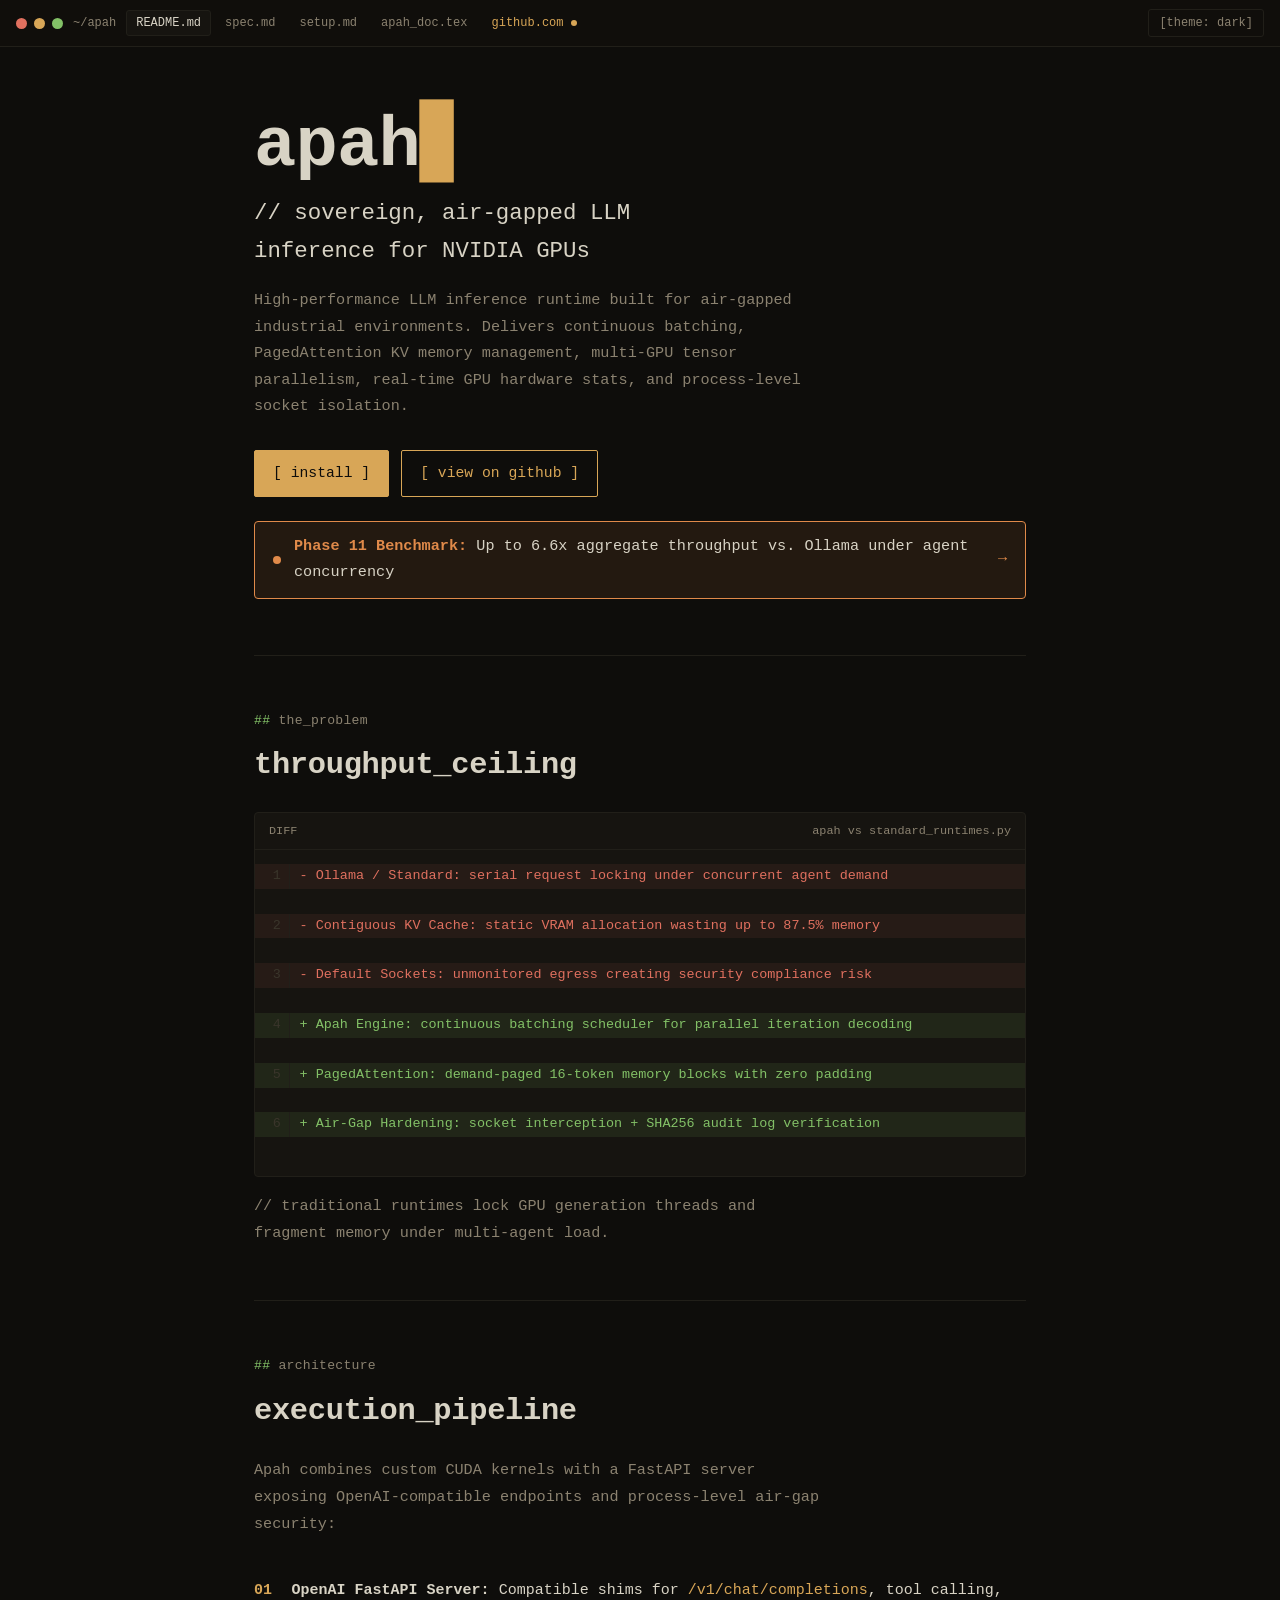
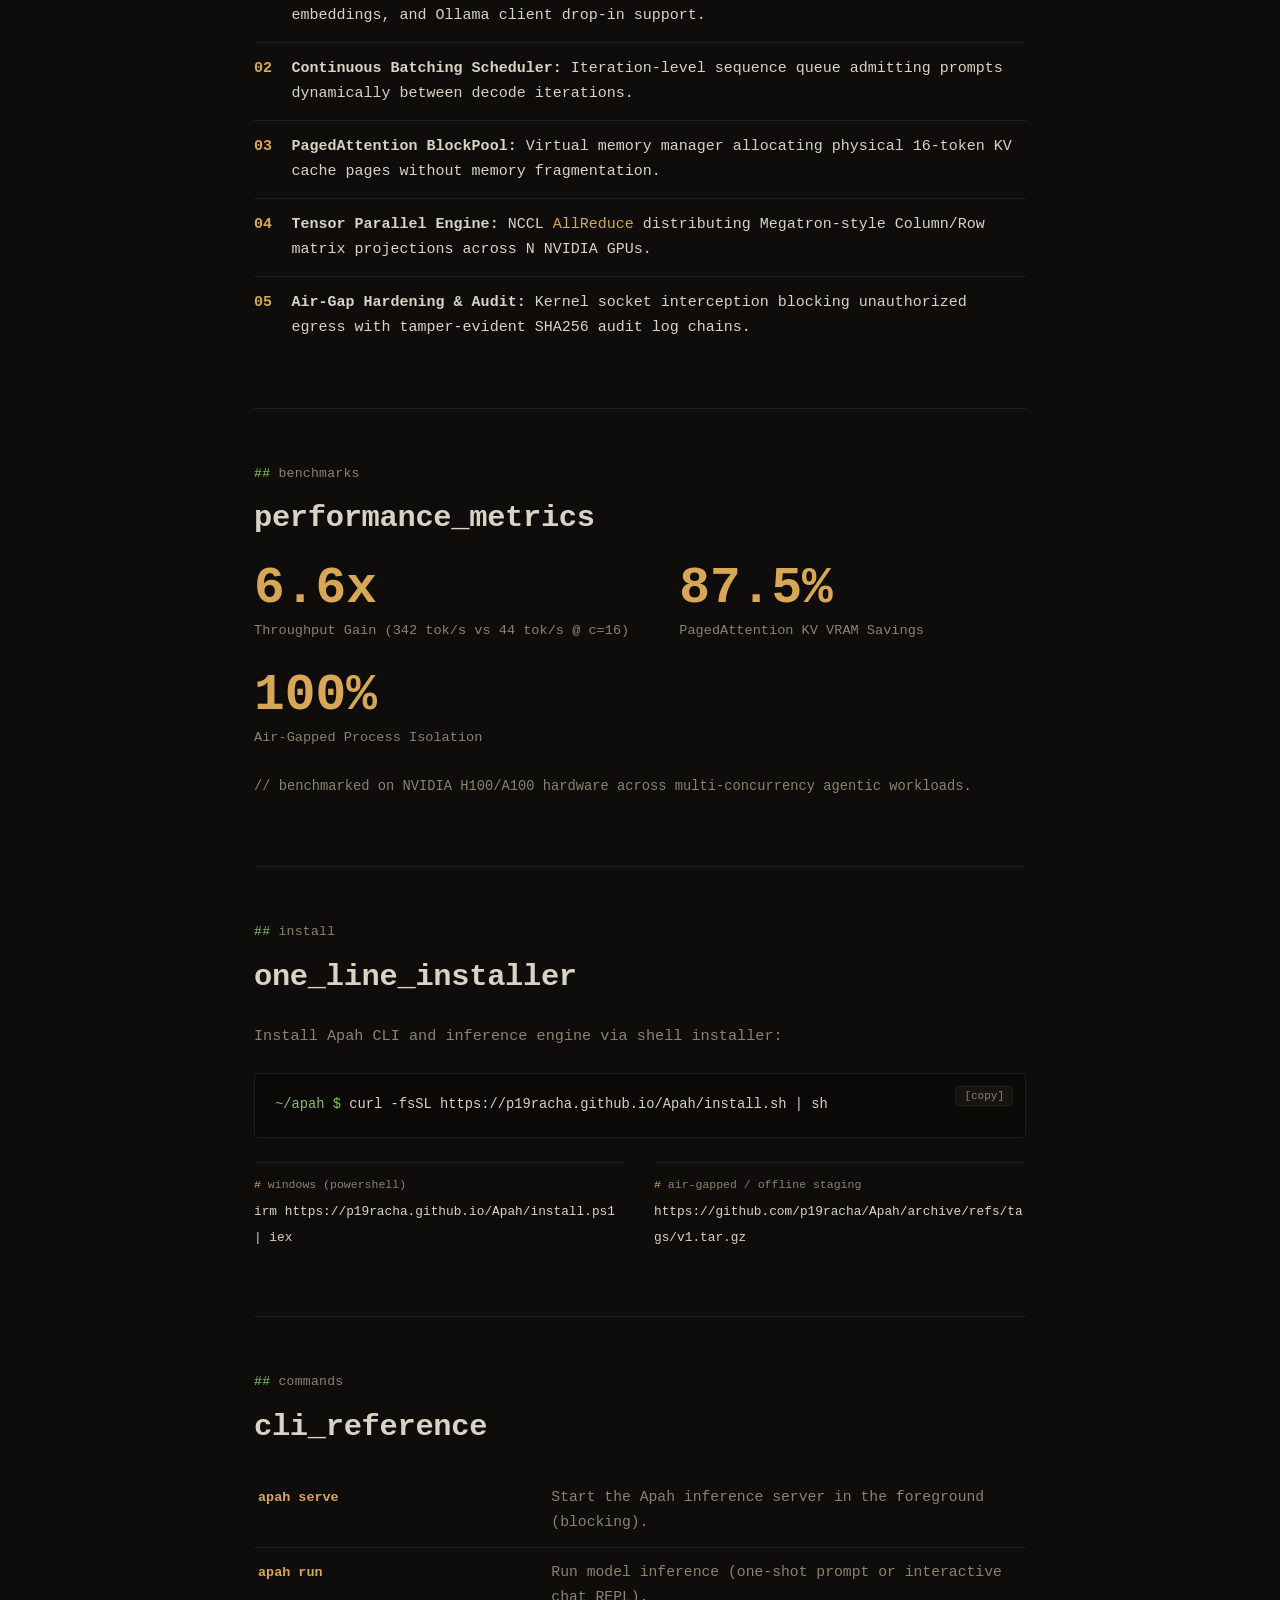
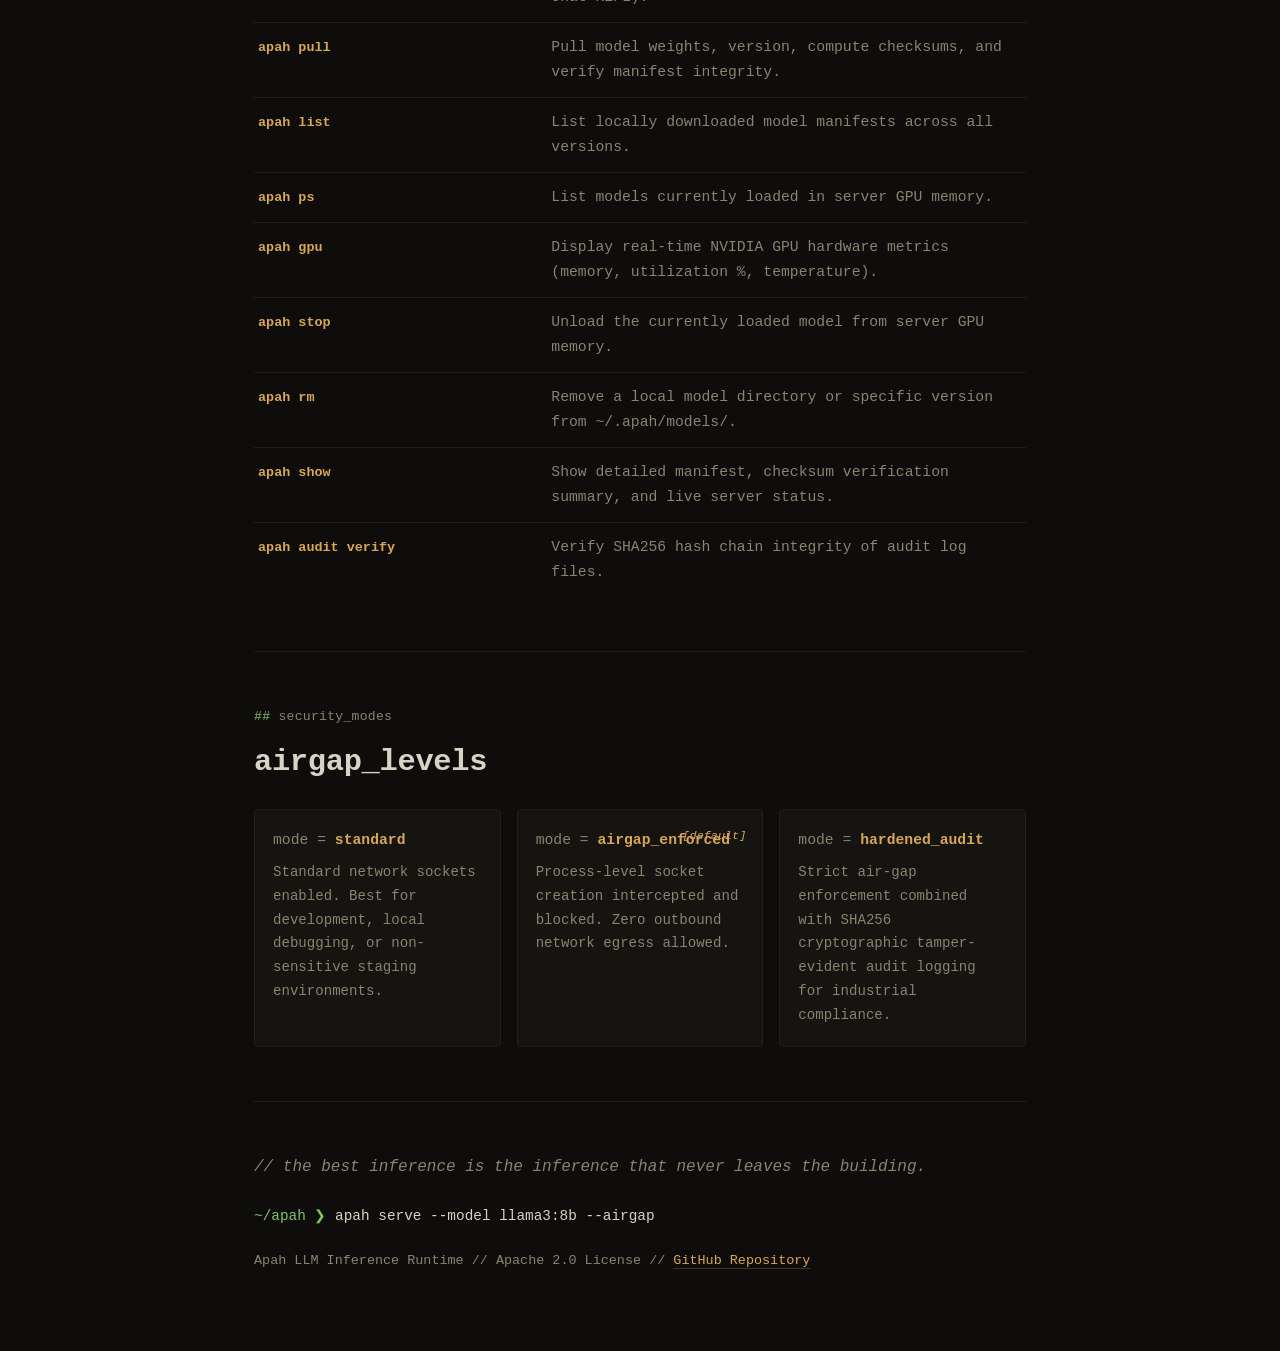
<file: docs/index.html>
<!DOCTYPE html>
<html lang="en" data-theme="dark">
<head>
  <meta charset="UTF-8">
  <meta name="viewport" content="width=device-width, initial-scale=1.0">
  <title>Apah — Sovereign LLM Inference Engine for NVIDIA GPUs</title>
  <meta name="description" content="High-throughput, 100% air-gapped LLM inference runtime built for industrial AI agent workbenches with PagedAttention and continuous batching.">
  <link rel="stylesheet" href="style.css">
  <script src="script.js" defer></script>
</head>
<body>

  <!-- Top Navigation Editor Chrome Bar -->
  <header class="chrome" aria-label="Editor Chrome Header">
    <span class="dots"><i></i><i></i><i></i></span>
    <span class="file">~/apah</span>
    <div class="tabs">
      <a class="tab on" href="index.html">README.md</a>
      <a class="tab" href="spec.html">spec.md</a>
      <a class="tab" href="setup.html">setup.md</a>
      <a class="tab" href="apah_documentation.tex" target="_blank" rel="noopener">apah_doc.tex</a>
      <a class="tab new" href="https://github.com/p19racha/Apah" target="_blank" rel="noopener">github.com</a>
    </div>
    <button id="lightbtn" class="lightbtn" aria-label="Toggle theme">[theme: dark]</button>
  </header>

  <div class="wrap">

    <!-- Hero Section -->
    <header class="hero" id="hero">
      <h1>apah<span class="cur">▋</span></h1>
      <p class="tag">// sovereign, air-gapped LLM inference for NVIDIA GPUs</p>
      <p class="sub">
        High-performance LLM inference runtime built for air-gapped industrial environments.
        Delivers continuous batching, PagedAttention KV memory management, multi-GPU tensor parallelism, real-time GPU hardware stats, and process-level socket isolation.
      </p>

      <div class="cta">
        <a href="#install" class="btn fill">install</a>
        <a href="https://github.com/p19racha/Apah" target="_blank" rel="noopener" class="btn">view on github</a>
      </div>

      <div>
        <a href="#benchmarks" class="newsflash">
          <span class="dot"></span>
          <span><b>Phase 11 Benchmark:</b> Up to 6.6x aggregate throughput vs. Ollama under agent concurrency</span>
          <span class="nf-arrow">→</span>
        </a>
      </div>
    </header>

    <main>

      <!-- Section: Problem -->
      <section id="problem">
        <p class="label">the_problem</p>
        <h2>throughput_ceiling</h2>

        <div class="diff">
          <div class="bar">
            <span>DIFF</span>
            <span>apah vs standard_runtimes.py</span>
          </div>
          <pre>
<span class="ln del">- Ollama / Standard: serial request locking under concurrent agent demand</span>
<span class="ln del">- Contiguous KV Cache: static VRAM allocation wasting up to 87.5% memory</span>
<span class="ln del">- Default Sockets: unmonitored egress creating security compliance risk</span>
<span class="ln add">+ Apah Engine: continuous batching scheduler for parallel iteration decoding</span>
<span class="ln add">+ PagedAttention: demand-paged 16-token memory blocks with zero padding</span>
<span class="ln add">+ Air-Gap Hardening: socket interception + SHA256 audit log verification</span>
</pre>
        </div>
        <p class="sub vcap">// traditional runtimes lock GPU generation threads and fragment memory under multi-agent load.</p>
      </section>

      <!-- Section: Architecture -->
      <section id="architecture">
        <p class="label">architecture</p>
        <h2>execution_pipeline</h2>

        <p class="sub" style="margin-top: 0; margin-bottom: 1.8em;">
          Apah combines custom CUDA kernels with a FastAPI server exposing OpenAI-compatible endpoints and process-level air-gap security:
        </p>

        <ol class="ladder">
          <li>
            <span><b>OpenAI FastAPI Server:</b> Compatible shims for <code>/v1/chat/completions</code>, tool calling, embeddings, and Ollama client drop-in support.</span>
          </li>
          <li>
            <span><b>Continuous Batching Scheduler:</b> Iteration-level sequence queue admitting prompts dynamically between decode iterations.</span>
          </li>
          <li>
            <span><b>PagedAttention BlockPool:</b> Virtual memory manager allocating physical 16-token KV cache pages without memory fragmentation.</span>
          </li>
          <li>
            <span><b>Tensor Parallel Engine:</b> NCCL <code>AllReduce</code> distributing Megatron-style Column/Row matrix projections across N NVIDIA GPUs.</span>
          </li>
          <li>
            <span><b>Air-Gap Hardening & Audit:</b> Kernel socket interception blocking unauthorized egress with tamper-evident SHA256 audit log chains.</span>
          </li>
        </ol>
      </section>

      <!-- Section: Benchmarks -->
      <section id="benchmarks">
        <p class="label">benchmarks</p>
        <h2>performance_metrics</h2>

        <!-- TODO: replace with real Phase 11 benchmark numbers -->
        <div class="stats">
          <div>
            <div class="n">6.6x</div>
            <div class="l">Throughput Gain (342 tok/s vs 44 tok/s @ c=16)</div>
          </div>
          <div>
            <div class="n">87.5%</div>
            <div class="l">PagedAttention KV VRAM Savings</div>
          </div>
          <div>
            <div class="n">100%</div>
            <div class="l">Air-Gapped Process Isolation</div>
          </div>
        </div>
        <p class="footnote">// benchmarked on NVIDIA H100/A100 hardware across multi-concurrency agentic workloads.</p>
      </section>

      <!-- Section: Install -->
      <section id="install">
        <p class="label">install</p>
        <h2>one_line_installer</h2>

        <p class="sub" style="margin-top: 0; margin-bottom: 1.5em;">
          Install Apah CLI and inference engine via shell installer:
        </p>

        <div class="term">
          <button class="copy-btn-inline" onclick="copyCode(this, 'cmd-sh')">[copy]</button>
          <span class="p">~/apah $</span> <span id="cmd-sh">curl -fsSL https://p19racha.github.io/Apah/install.sh | sh</span>
        </div>

        <div class="others">
          <div>
            <h3>windows (powershell)</h3>
            <code id="cmd-ps">irm https://p19racha.github.io/Apah/install.ps1 | iex</code>
          </div>
          <div>
            <h3>air-gapped / offline staging</h3>
            <code>https://github.com/p19racha/Apah/archive/refs/tags/v1.tar.gz</code>
          </div>
        </div>
      </section>

      <!-- Section: Commands -->
      <section id="commands">
        <p class="label">commands</p>
        <h2>cli_reference</h2>

        <table>
          <tbody>
            <tr>
              <td><code>apah serve</code></td>
              <td>Start the Apah inference server in the foreground (blocking).</td>
            </tr>
            <tr>
              <td><code>apah run</code></td>
              <td>Run model inference (one-shot prompt or interactive chat REPL).</td>
            </tr>
            <tr>
              <td><code>apah pull</code></td>
              <td>Pull model weights, version, compute checksums, and verify manifest integrity.</td>
            </tr>
            <tr>
              <td><code>apah list</code></td>
              <td>List locally downloaded model manifests across all versions.</td>
            </tr>
            <tr>
              <td><code>apah ps</code></td>
              <td>List models currently loaded in server GPU memory.</td>
            </tr>
            <tr>
              <td><code>apah gpu</code></td>
              <td>Display real-time NVIDIA GPU hardware metrics (memory, utilization %, temperature).</td>
            </tr>
            <tr>
              <td><code>apah stop</code></td>
              <td>Unload the currently loaded model from server GPU memory.</td>
            </tr>
            <tr>
              <td><code>apah rm</code></td>
              <td>Remove a local model directory or specific version from ~/.apah/models/.</td>
            </tr>
            <tr>
              <td><code>apah show</code></td>
              <td>Show detailed manifest, checksum verification summary, and live server status.</td>
            </tr>
            <tr>
              <td><code>apah audit verify</code></td>
              <td>Verify SHA256 hash chain integrity of audit log files.</td>
            </tr>
          </tbody>
        </table>
      </section>

      <!-- Section: Security Modes -->
      <section id="security_modes">
        <p class="label">security_modes</p>
        <h2>airgap_levels</h2>

        <div class="levels">
          <div class="lvl">
            <h3>standard</h3>
            <p>Standard network sockets enabled. Best for development, local debugging, or non-sensitive staging environments.</p>
          </div>
          <div class="lvl">
            <span class="def">[default]</span>
            <h3>airgap_enforced</h3>
            <p>Process-level socket creation intercepted and blocked. Zero outbound network egress allowed.</p>
          </div>
          <div class="lvl">
            <h3>hardened_audit</h3>
            <p>Strict air-gap enforcement combined with SHA256 cryptographic tamper-evident audit logging for industrial compliance.</p>
          </div>
        </div>
      </section>

    </main>

    <!-- Footer -->
    <footer>
      <p class="q">the best inference is the inference that never leaves the building.</p>
      <div class="prompt"><span class="p">~/apah ❯</span> apah serve --model llama3:8b --airgap</div>
      <p class="meta">Apah LLM Inference Runtime // Apache 2.0 License // <a href="https://github.com/p19racha/Apah" target="_blank" rel="noopener">GitHub Repository</a></p>
    </footer>

  </div>

</body>
</html>
</file>
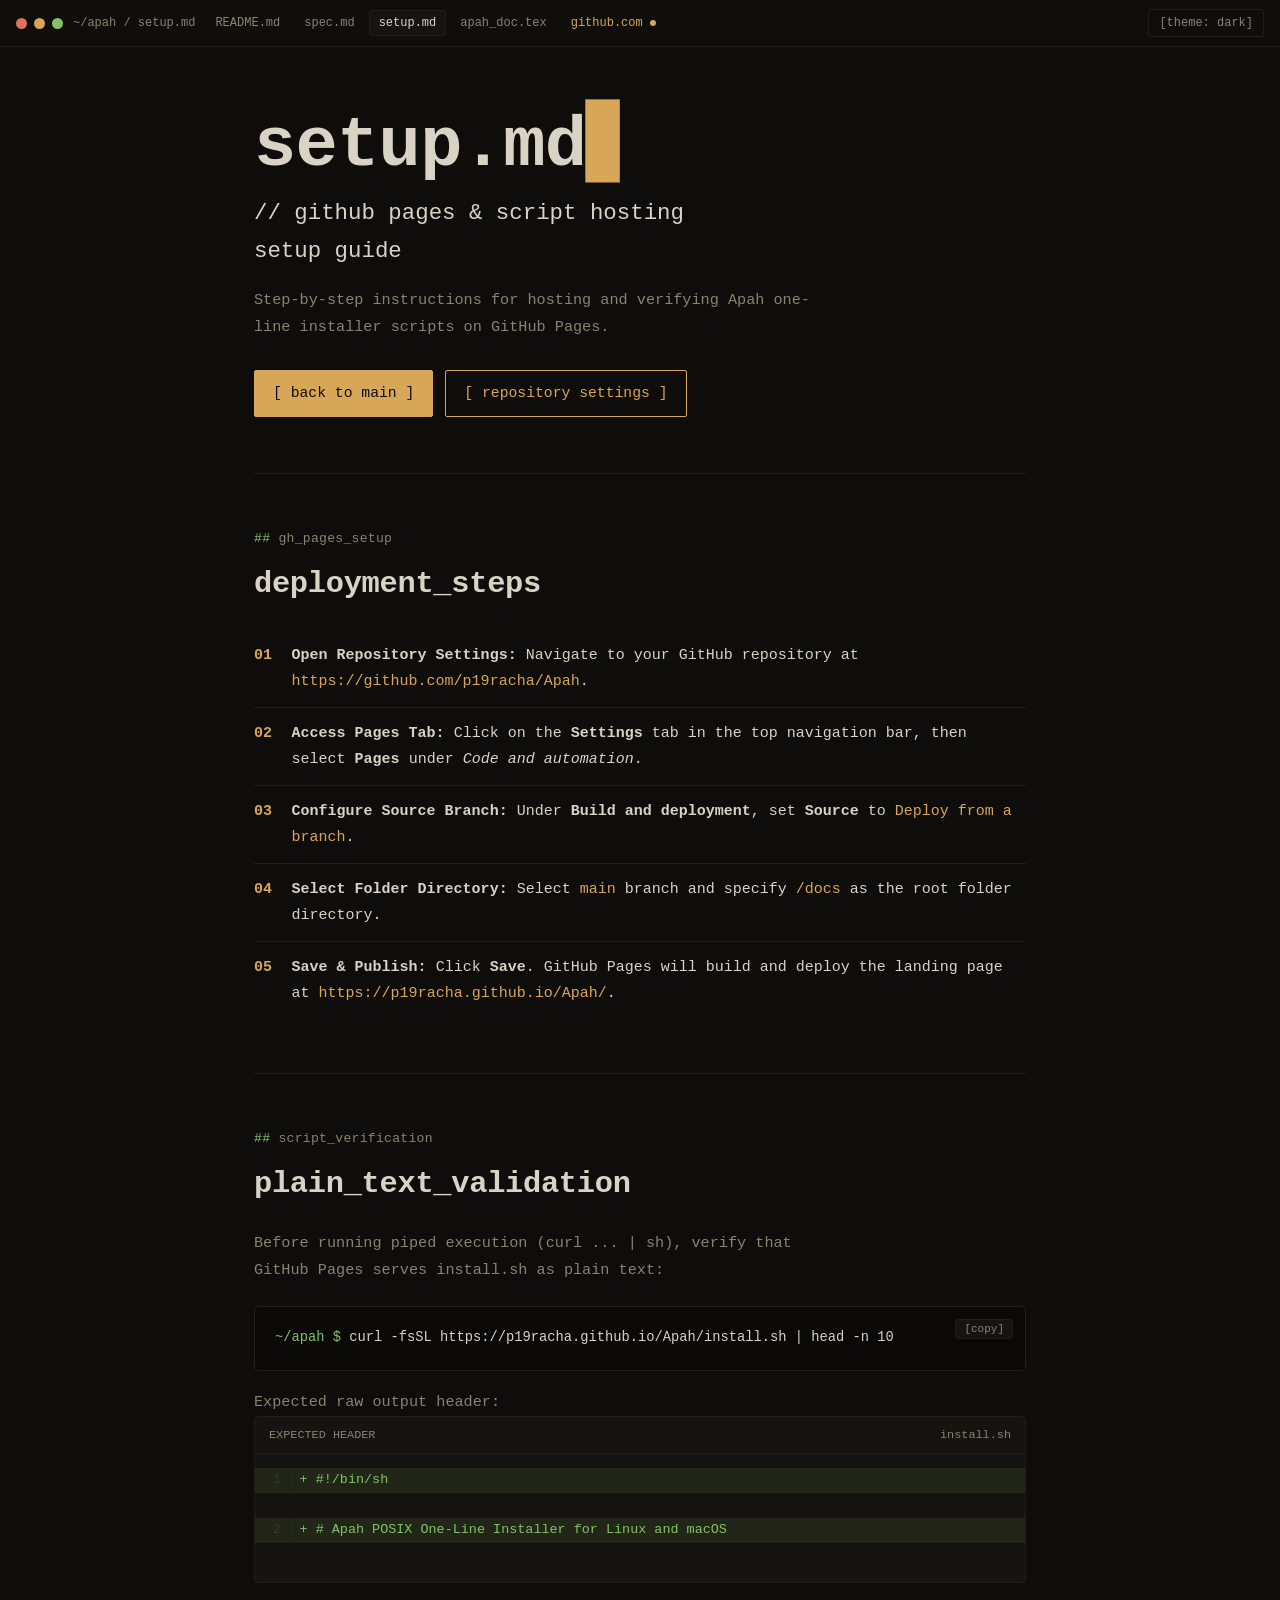
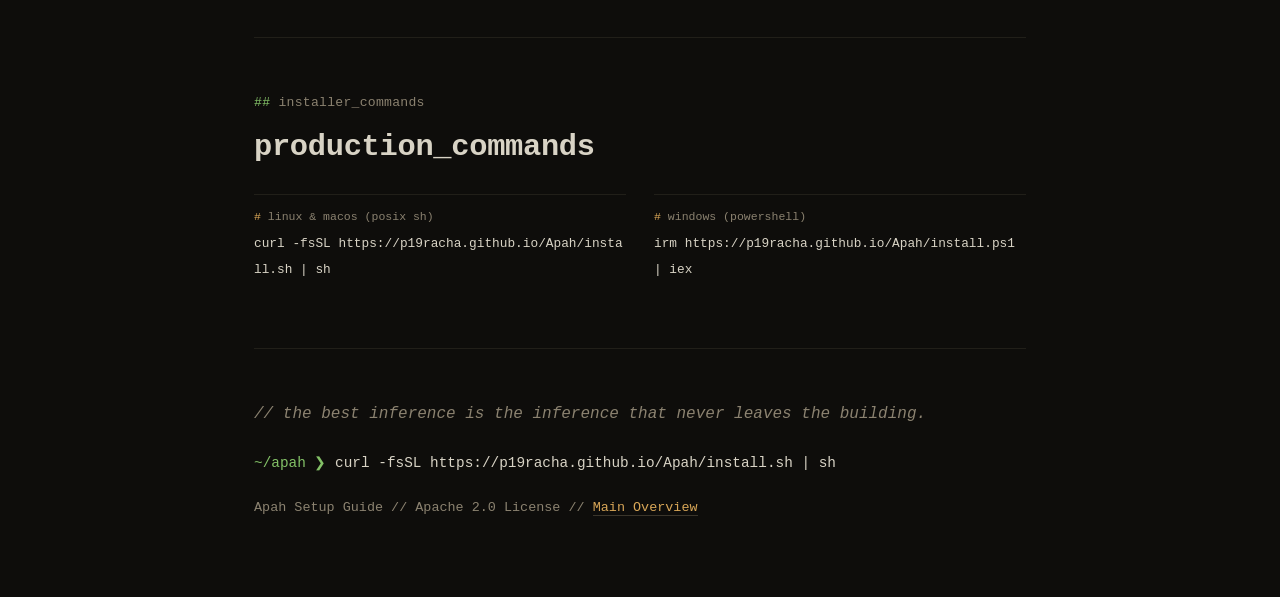
<file: docs/setup.html>
<!DOCTYPE html>
<html lang="en" data-theme="dark">
<head>
  <meta charset="UTF-8">
  <meta name="viewport" content="width=device-width, initial-scale=1.0">
  <title>Apah — GitHub Pages Setup & Verification Guide</title>
  <meta name="description" content="Setup and verification guide for Apah one-line script installers hosted on GitHub Pages.">
  <link rel="stylesheet" href="style.css">
  <script src="script.js" defer></script>
</head>
<body>

  <!-- Top Navigation Editor Chrome Bar -->
  <header class="chrome" aria-label="Editor Chrome Header">
    <span class="dots"><i></i><i></i><i></i></span>
    <span class="file">~/apah / setup.md</span>
    <div class="tabs">
      <a class="tab" href="index.html">README.md</a>
      <a class="tab" href="spec.html">spec.md</a>
      <a class="tab on" href="setup.html">setup.md</a>
      <a class="tab" href="apah_documentation.tex" target="_blank" rel="noopener">apah_doc.tex</a>
      <a class="tab new" href="https://github.com/p19racha/Apah" target="_blank" rel="noopener">github.com</a>
    </div>
    <button id="lightbtn" class="lightbtn" aria-label="Toggle theme">[theme: dark]</button>
  </header>

  <div class="wrap">

    <!-- Hero Section -->
    <header class="hero" id="hero">
      <h1>setup.md<span class="cur">▋</span></h1>
      <p class="tag">// github pages & script hosting setup guide</p>
      <p class="sub">
        Step-by-step instructions for hosting and verifying Apah one-line installer scripts on GitHub Pages.
      </p>

      <div class="cta">
        <a href="index.html" class="btn fill">back to main</a>
        <a href="https://github.com/p19racha/Apah" target="_blank" rel="noopener" class="btn">repository settings</a>
      </div>
    </header>

    <main>

      <!-- Section 1: GitHub Pages Setup -->
      <section id="gh_pages_setup">
        <p class="label">gh_pages_setup</p>
        <h2>deployment_steps</h2>

        <ol class="ladder">
          <li>
            <span><b>Open Repository Settings:</b> Navigate to your GitHub repository at <code>https://github.com/p19racha/Apah</code>.</span>
          </li>
          <li>
            <span><b>Access Pages Tab:</b> Click on the <b>Settings</b> tab in the top navigation bar, then select <b>Pages</b> under <i>Code and automation</i>.</span>
          </li>
          <li>
            <span><b>Configure Source Branch:</b> Under <b>Build and deployment</b>, set <b>Source</b> to <code>Deploy from a branch</code>.</span>
          </li>
          <li>
            <span><b>Select Folder Directory:</b> Select <code>main</code> branch and specify <code>/docs</code> as the root folder directory.</span>
          </li>
          <li>
            <span><b>Save & Publish:</b> Click <b>Save</b>. GitHub Pages will build and deploy the landing page at <code>https://p19racha.github.io/Apah/</code>.</span>
          </li>
        </ol>
      </section>

      <!-- Section 2: Script Verification -->
      <section id="script_verification">
        <p class="label">script_verification</p>
        <h2>plain_text_validation</h2>

        <p class="sub" style="margin-top: 0; margin-bottom: 1.5em;">
          Before running piped execution (<code>curl ... | sh</code>), verify that GitHub Pages serves <code>install.sh</code> as plain text:
        </p>

        <div class="term">
          <button class="copy-btn-inline" onclick="copyCode(this, 'verify-cmd')">[copy]</button>
          <span class="p">~/apah $</span> <span id="verify-cmd">curl -fsSL https://p19racha.github.io/Apah/install.sh | head -n 10</span>
        </div>

        <p class="sub" style="margin-top: 1.2em;">
          Expected raw output header:
        </p>

        <div class="diff">
          <div class="bar">
            <span>EXPECTED HEADER</span>
            <span>install.sh</span>
          </div>
          <pre>
<span class="ln add">+ #!/bin/sh</span>
<span class="ln add">+ # Apah POSIX One-Line Installer for Linux and macOS</span>
</pre>
        </div>
      </section>

      <!-- Section 3: Installer Commands -->
      <section id="installer_commands">
        <p class="label">installer_commands</p>
        <h2>production_commands</h2>

        <div class="others">
          <div>
            <h3>linux & macos (posix sh)</h3>
            <code>curl -fsSL https://p19racha.github.io/Apah/install.sh | sh</code>
          </div>
          <div>
            <h3>windows (powershell)</h3>
            <code>irm https://p19racha.github.io/Apah/install.ps1 | iex</code>
          </div>
        </div>
      </section>

    </main>

    <!-- Footer -->
    <footer>
      <p class="q">the best inference is the inference that never leaves the building.</p>
      <div class="prompt"><span class="p">~/apah ❯</span> curl -fsSL https://p19racha.github.io/Apah/install.sh | sh</div>
      <p class="meta">Apah Setup Guide // Apache 2.0 License // <a href="index.html">Main Overview</a></p>
    </footer>

  </div>

</body>
</html>
</file>
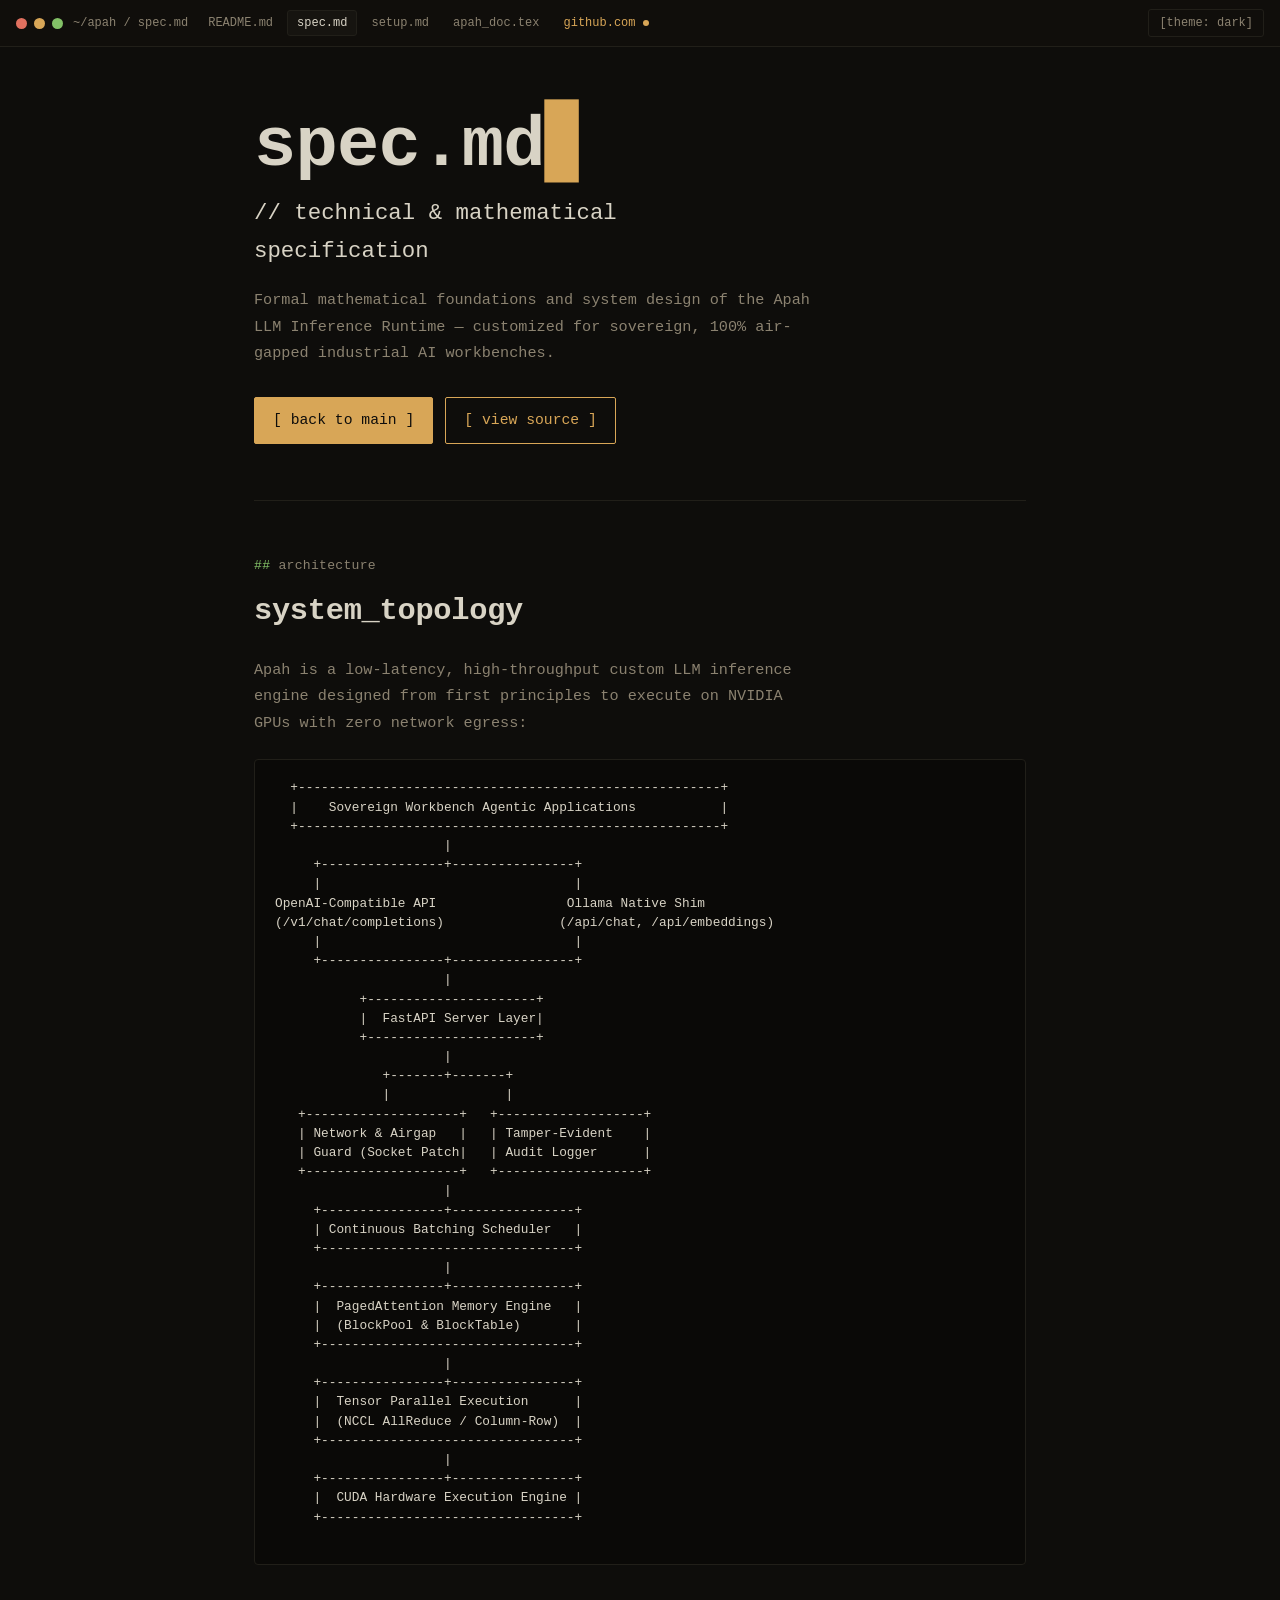
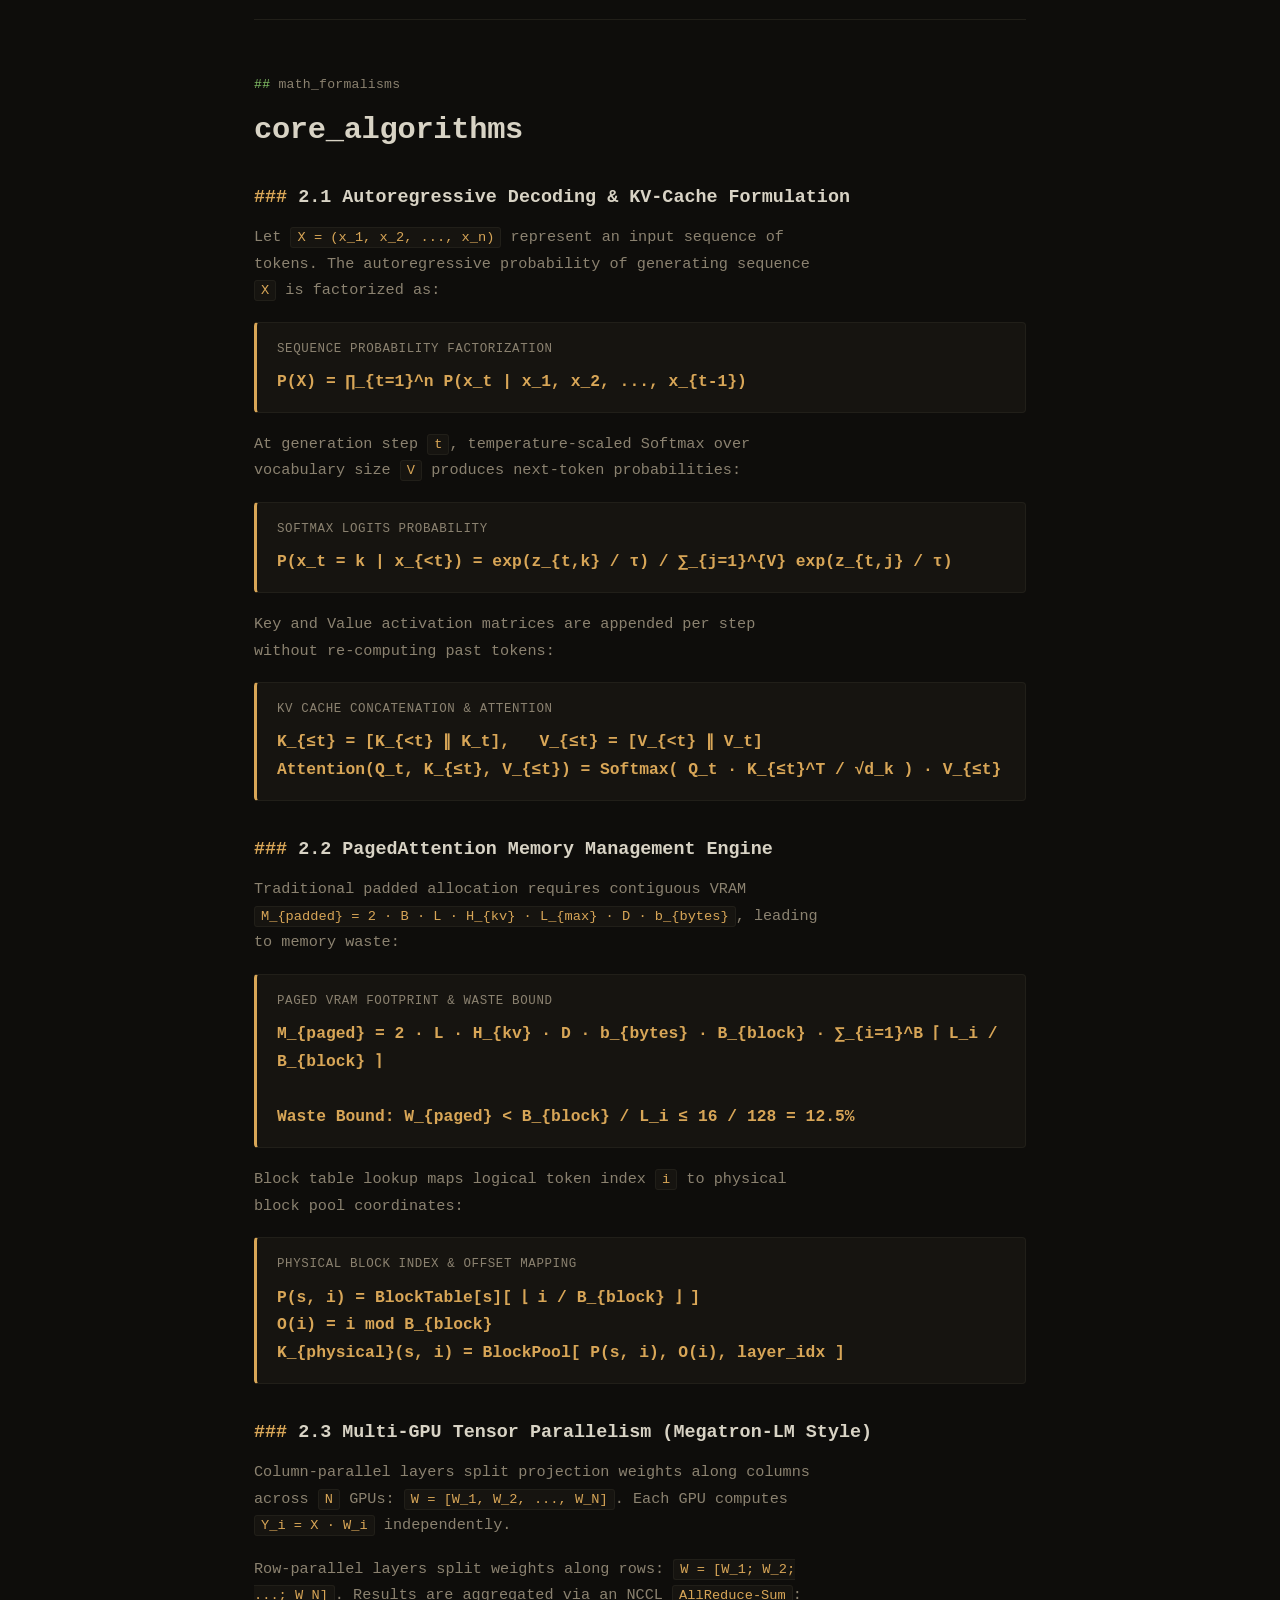
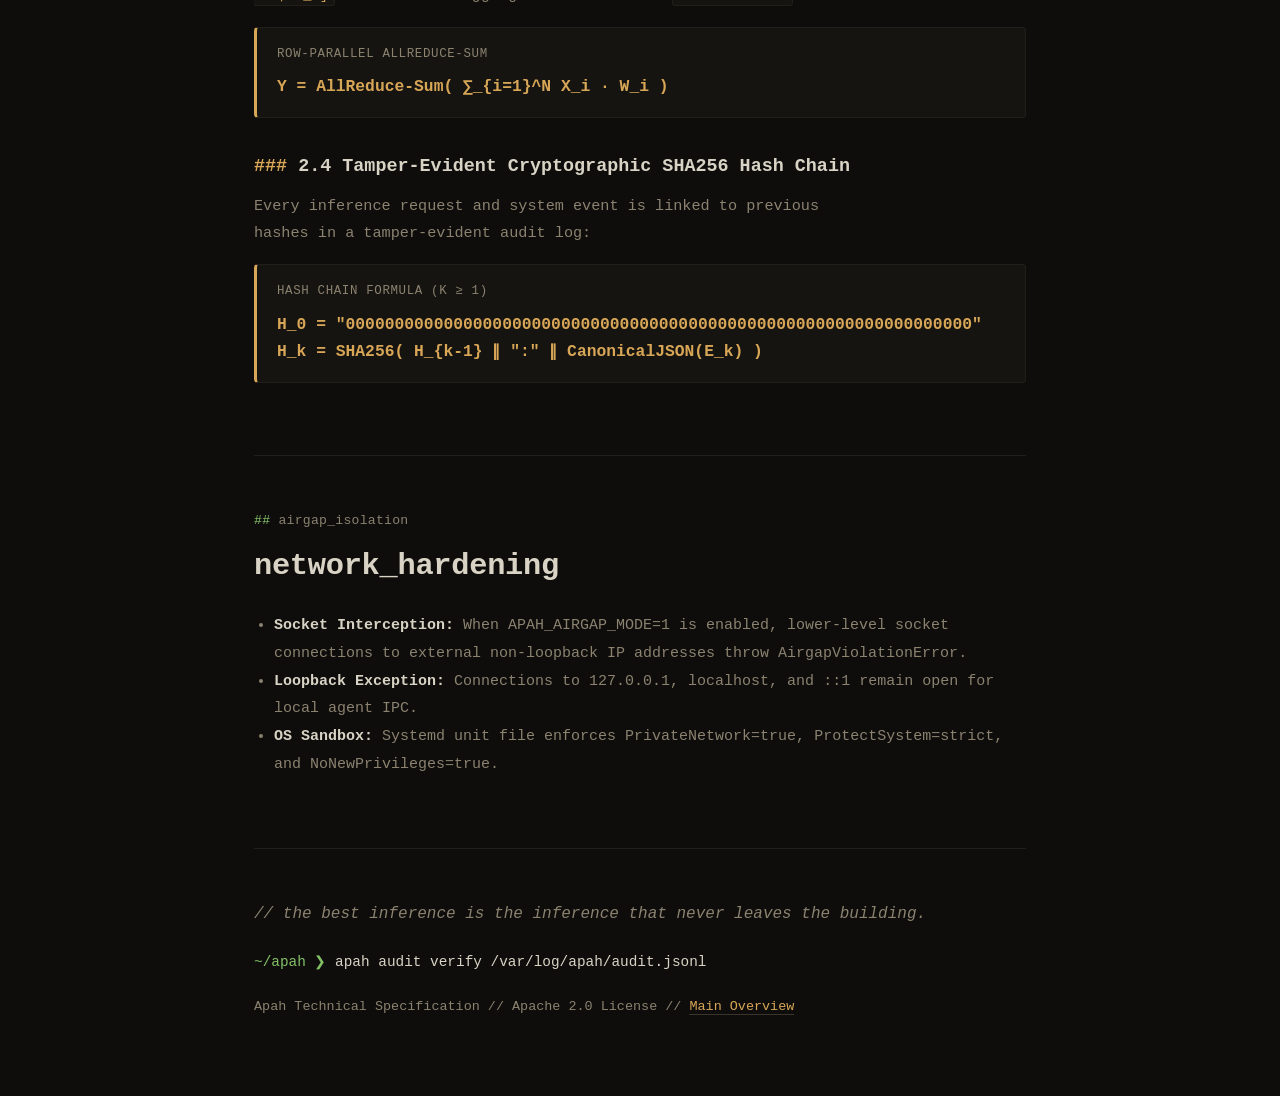
<file: docs/spec.html>
<!DOCTYPE html>
<html lang="en" data-theme="dark">
<head>
  <meta charset="UTF-8">
  <meta name="viewport" content="width=device-width, initial-scale=1.0">
  <title>Apah — Technical & Mathematical Specification</title>
  <meta name="description" content="Technical and mathematical specification for Apah: continuous batching, PagedAttention KV cache, Megatron-LM tensor parallelism, and SHA256 audit log hash chains.">
  <link rel="stylesheet" href="style.css">
  <script src="script.js" defer></script>
</head>
<body>

  <!-- Top Navigation Editor Chrome Bar -->
  <header class="chrome" aria-label="Editor Chrome Header">
    <span class="dots"><i></i><i></i><i></i></span>
    <span class="file">~/apah / spec.md</span>
    <div class="tabs">
      <a class="tab" href="index.html">README.md</a>
      <a class="tab on" href="spec.html">spec.md</a>
      <a class="tab" href="setup.html">setup.md</a>
      <a class="tab" href="apah_documentation.tex" target="_blank" rel="noopener">apah_doc.tex</a>
      <a class="tab new" href="https://github.com/p19racha/Apah" target="_blank" rel="noopener">github.com</a>
    </div>
    <button id="lightbtn" class="lightbtn" aria-label="Toggle theme">[theme: dark]</button>
  </header>

  <div class="wrap">

    <!-- Hero Section -->
    <header class="hero" id="hero">
      <h1>spec.md<span class="cur">▋</span></h1>
      <p class="tag">// technical & mathematical specification</p>
      <p class="sub">
        Formal mathematical foundations and system design of the Apah LLM Inference Runtime — customized for sovereign, 100% air-gapped industrial AI workbenches.
      </p>

      <div class="cta">
        <a href="index.html" class="btn fill">back to main</a>
        <a href="https://github.com/p19racha/Apah" target="_blank" rel="noopener" class="btn">view source</a>
      </div>
    </header>

    <main>

      <!-- Section 1: Architecture -->
      <section id="architectural_principles">
        <p class="label">architecture</p>
        <h2>system_topology</h2>

        <p class="sub" style="margin-top:0; margin-bottom: 1.5em;">
          Apah is a low-latency, high-throughput custom LLM inference engine designed from first principles to execute on NVIDIA GPUs with zero network egress:
        </p>

        <div class="term" style="font-size: 0.8rem; line-height: 1.5;">
          <pre style="margin: 0; color: var(--fg);">
  +-------------------------------------------------------+
  |    Sovereign Workbench Agentic Applications           |
  +-------------------------------------------------------+
                      |
     +----------------+----------------+
     |                                 |
OpenAI-Compatible API                 Ollama Native Shim
(/v1/chat/completions)               (/api/chat, /api/embeddings)
     |                                 |
     +----------------+----------------+
                      |
           +----------------------+
           |  FastAPI Server Layer|
           +----------------------+
                      |
              +-------+-------+
              |               |
   +--------------------+   +-------------------+
   | Network & Airgap   |   | Tamper-Evident    |
   | Guard (Socket Patch|   | Audit Logger      |
   +--------------------+   +-------------------+
                      |
     +----------------+----------------+
     | Continuous Batching Scheduler   |
     +---------------------------------+
                      |
     +----------------+----------------+
     |  PagedAttention Memory Engine   |
     |  (BlockPool & BlockTable)       |
     +---------------------------------+
                      |
     +----------------+----------------+
     |  Tensor Parallel Execution      |
     |  (NCCL AllReduce / Column-Row)  |
     +---------------------------------+
                      |
     +----------------+----------------+
     |  CUDA Hardware Execution Engine |
     +---------------------------------+
          </pre>
        </div>
      </section>

      <!-- Section 2: Mathematical Formalisms -->
      <section id="mathematical_formalisms">
        <p class="label">math_formalisms</p>
        <h2>core_algorithms</h2>

        <!-- 2.1 -->
        <h3 class="spec-h3">2.1 Autoregressive Decoding & KV-Cache Formulation</h3>
        <p class="sub" style="margin-top: 0.4em;">
          Let <span class="math-inline">X = (x_1, x_2, ..., x_n)</span> represent an input sequence of tokens. The autoregressive probability of generating sequence <span class="math-inline">X</span> is factorized as:
        </p>

        <div class="math-block">
          <div class="math-title">Sequence Probability Factorization</div>
          <div class="math-eq">P(X) = ∏_{t=1}^n P(x_t | x_1, x_2, ..., x_{t-1})</div>
        </div>

        <p class="sub">
          At generation step <span class="math-inline">t</span>, temperature-scaled Softmax over vocabulary size <span class="math-inline">V</span> produces next-token probabilities:
        </p>

        <div class="math-block">
          <div class="math-title">Softmax Logits Probability</div>
          <div class="math-eq">P(x_t = k | x_{&lt;t}) = exp(z_{t,k} / τ) / ∑_{j=1}^{V} exp(z_{t,j} / τ)</div>
        </div>

        <p class="sub">
          Key and Value activation matrices are appended per step without re-computing past tokens:
        </p>

        <div class="math-block">
          <div class="math-title">KV Cache Concatenation & Attention</div>
          <div class="math-eq">K_{≤t} = [K_{&lt;t} ‖ K_t],   V_{≤t} = [V_{&lt;t} ‖ V_t]
Attention(Q_t, K_{≤t}, V_{≤t}) = Softmax( Q_t · K_{≤t}^T / √d_k ) · V_{≤t}</div>
        </div>

        <!-- 2.2 -->
        <h3 class="spec-h3">2.2 PagedAttention Memory Management Engine</h3>
        <p class="sub" style="margin-top: 0.4em;">
          Traditional padded allocation requires contiguous VRAM <span class="math-inline">M_{padded} = 2 · B · L · H_{kv} · L_{max} · D · b_{bytes}</span>, leading to memory waste:
        </p>

        <div class="math-block">
          <div class="math-title">Paged VRAM Footprint & Waste Bound</div>
          <div class="math-eq">M_{paged} = 2 · L · H_{kv} · D · b_{bytes} · B_{block} · ∑_{i=1}^B ⌈ L_i / B_{block} ⌉

Waste Bound: W_{paged} &lt; B_{block} / L_i ≤ 16 / 128 = 12.5%</div>
        </div>

        <p class="sub">
          Block table lookup maps logical token index <span class="math-inline">i</span> to physical block pool coordinates:
        </p>

        <div class="math-block">
          <div class="math-title">Physical Block Index & Offset Mapping</div>
          <div class="math-eq">P(s, i) = BlockTable[s][ ⌊ i / B_{block} ⌋ ]
O(i) = i mod B_{block}
K_{physical}(s, i) = BlockPool[ P(s, i), O(i), layer_idx ]</div>
        </div>

        <!-- 2.3 -->
        <h3 class="spec-h3">2.3 Multi-GPU Tensor Parallelism (Megatron-LM Style)</h3>
        <p class="sub" style="margin-top: 0.4em;">
          Column-parallel layers split projection weights along columns across <span class="math-inline">N</span> GPUs: <span class="math-inline">W = [W_1, W_2, ..., W_N]</span>. Each GPU computes <span class="math-inline">Y_i = X · W_i</span> independently.
        </p>

        <p class="sub">
          Row-parallel layers split weights along rows: <span class="math-inline">W = [W_1; W_2; ...; W_N]</span>. Results are aggregated via an NCCL <span class="math-inline">AllReduce-Sum</span>:
        </p>

        <div class="math-block">
          <div class="math-title">Row-Parallel AllReduce-Sum</div>
          <div class="math-eq">Y = AllReduce-Sum( ∑_{i=1}^N X_i · W_i )</div>
        </div>

        <!-- 2.4 -->
        <h3 class="spec-h3">2.4 Tamper-Evident Cryptographic SHA256 Hash Chain</h3>
        <p class="sub" style="margin-top: 0.4em;">
          Every inference request and system event is linked to previous hashes in a tamper-evident audit log:
        </p>

        <div class="math-block">
          <div class="math-title">Hash Chain Formula (k ≥ 1)</div>
          <div class="math-eq">H_0 = "0000000000000000000000000000000000000000000000000000000000000000"
H_k = SHA256( H_{k-1} ‖ ":" ‖ CanonicalJSON(E_k) )</div>
        </div>
      </section>

      <!-- Section 3: Airgap Isolation -->
      <section id="airgap_isolation">
        <p class="label">airgap_isolation</p>
        <h2>network_hardening</h2>

        <ul style="color: var(--dim); padding-left: 20px; line-height: 1.85;">
          <li><b style="color: var(--fg);">Socket Interception:</b> When <code>APAH_AIRGAP_MODE=1</code> is enabled, lower-level socket connections to external non-loopback IP addresses throw <code>AirgapViolationError</code>.</li>
          <li><b style="color: var(--fg);">Loopback Exception:</b> Connections to <code>127.0.0.1</code>, <code>localhost</code>, and <code>::1</code> remain open for local agent IPC.</li>
          <li><b style="color: var(--fg);">OS Sandbox:</b> Systemd unit file enforces <code>PrivateNetwork=true</code>, <code>ProtectSystem=strict</code>, and <code>NoNewPrivileges=true</code>.</li>
        </ul>
      </section>

    </main>

    <!-- Footer -->
    <footer>
      <p class="q">the best inference is the inference that never leaves the building.</p>
      <div class="prompt"><span class="p">~/apah ❯</span> apah audit verify /var/log/apah/audit.jsonl</div>
      <p class="meta">Apah Technical Specification // Apache 2.0 License // <a href="index.html">Main Overview</a></p>
    </footer>

  </div>

</body>
</html>
</file>
<file: docs/style.css>
/* Apah Landing Page CSS — ponytail.dev inspired terminal aesthetic */

:root {
  --bg: #0e0d0b;
  --panel: #161410;
  --fg: #d8d3c5;
  --dim: #8b8270;
  --faint: #3a352b;
  --grn: #83c167;
  --red: #e0705f;
  --amber: #d8a657;
  --orange: #e08a4a;
  --line: #211f19;
  --mono: ui-monospace, "SF Mono", "SFMono-Regular", "Cascadia Code", "IBM Plex Mono", Menlo, Consolas, monospace;
}

[data-theme="light"] {
  --bg: #f5f2eb;
  --panel: #e8e2d5;
  --fg: #1c1917;
  --dim: #6b6355;
  --faint: #d1c8b4;
  --grn: #2e7d32;
  --red: #c62828;
  --amber: #b45309;
  --orange: #c2410c;
  --line: #d8d0be;
}

* {
  box-sizing: border-box;
}

html {
  scroll-behavior: smooth;
}

body {
  margin: 0;
  background: var(--bg);
  color: var(--fg);
  font-family: var(--mono);
  font-size: 15px;
  line-height: 1.7;
  -webkit-font-smoothing: antialiased;
}

::selection {
  background: var(--amber);
  color: var(--bg);
}

.wrap {
  max-width: 820px;
  margin: 0 auto;
  padding: 0 24px;
}

a {
  color: var(--amber);
  text-decoration: none;
  border-bottom: 1px solid var(--faint);
}

a:hover {
  border-color: var(--amber);
}

.cmt {
  color: var(--dim);
  font-style: italic;
}

.grn { color: var(--grn); }
.red { color: var(--red); }
.amber { color: var(--amber); }

/* Editor Chrome Navigation */
.chrome {
  position: sticky;
  top: 0;
  z-index: 10;
  display: flex;
  align-items: center;
  gap: 10px;
  background: #100e0b;
  border-bottom: 1px solid var(--line);
  padding: 9px 16px;
  font-size: 12px;
}

[data-theme="light"] .chrome {
  background: #eae4d6;
}

.dots {
  display: flex;
  gap: 7px;
}

.dots i {
  width: 11px;
  height: 11px;
  border-radius: 50%;
  display: block;
}

.dots i:nth-child(1) { background: var(--red); }
.dots i:nth-child(2) { background: var(--amber); }
.dots i:nth-child(3) { background: var(--grn); }

.chrome .file {
  color: var(--dim);
}

.tabs {
  display: flex;
  gap: 4px;
  min-width: 0;
  overflow-x: auto;
}

.tab {
  color: var(--dim);
  border: 1px solid transparent;
  border-radius: 3px;
  padding: 2px 9px;
  white-space: nowrap;
  transition: color .12s, background .12s;
}

a.tab:hover {
  color: var(--amber);
  background: var(--panel);
}

.tab.new {
  color: var(--amber);
}

.tab.new::after {
  content: "";
  display: inline-block;
  width: 6px;
  height: 6px;
  border-radius: 50%;
  background: var(--amber);
  margin-left: 7px;
  vertical-align: middle;
  animation: pulse 1.6s ease-in-out infinite;
}

@keyframes pulse {
  50% { opacity: .35; }
}

.tab.on {
  color: var(--fg);
  background: var(--panel);
  border-color: var(--line);
}

@media(max-width: 560px) {
  .chrome .file { display: none; }
}

.lightbtn {
  margin-left: auto;
  font: inherit;
  font-size: 12px;
  color: var(--dim);
  background: transparent;
  border: 1px solid var(--line);
  border-radius: 3px;
  padding: 3px 10px;
  cursor: pointer;
  transition: color .12s, border-color .12s;
  white-space: nowrap;
}

.lightbtn:hover {
  color: var(--amber);
  border-color: var(--amber);
}

/* Section Labels */
.label {
  color: var(--dim);
  font-size: .82rem;
  margin: 0 0 1.1em;
  letter-spacing: .02em;
}

.label::before {
  content: "## ";
  color: var(--grn);
}

h1, h2 {
  font-weight: 700;
  letter-spacing: -.01em;
  margin: 0;
}

h2 {
  font-size: clamp(1.4rem, 4vw, 1.9rem);
  line-height: 1.25;
  margin: 0 0 .9em;
  max-width: 28ch;
}

/* Hero Section */
header {
  padding: 64px 0 56px;
  border-bottom: 1px solid var(--line);
}

.hero > * {
  opacity: 0;
  animation: rise .7s cubic-bezier(.2, .7, .2, 1) forwards;
}

.hero > *:nth-child(1) { animation-delay: .05s; }
.hero > *:nth-child(2) { animation-delay: .15s; }
.hero > *:nth-child(3) { animation-delay: .25s; }
.hero > *:nth-child(4) { animation-delay: .35s; }
.hero > *:nth-child(5) { animation-delay: .45s; }
.hero > *:nth-child(6) { animation-delay: .55s; }

@keyframes rise {
  from { opacity: 0; transform: translateY(12px); }
  to { opacity: 1; transform: none; }
}

h1 {
  font-size: clamp(2.6rem, 9vw, 4.4rem);
  line-height: 1;
}

.cur {
  color: var(--amber);
  animation: blink 1.1s steps(1) infinite;
  font-weight: 400;
}

@keyframes blink {
  50% { opacity: 0; }
}

.tag {
  font-size: clamp(1.05rem, 3vw, 1.4rem);
  margin: .55em 0 0;
  color: var(--fg);
  font-weight: 500;
  max-width: 32ch;
}

.sub {
  color: var(--dim);
  max-width: 62ch;
  margin: 1.1em 0 0;
  font-size: .95rem;
  line-height: 1.75;
}

.cta {
  display: flex;
  gap: 12px;
  flex-wrap: wrap;
  margin-top: 30px;
}

.btn {
  font-family: var(--mono);
  font-size: .92rem;
  font-weight: 500;
  padding: 10px 18px;
  border: 1px solid var(--amber);
  color: var(--amber);
  background: transparent;
  cursor: pointer;
  border-radius: 2px;
  transition: background .12s, color .12s, transform .12s;
}

.btn::before { content: "[ "; }
.btn::after { content: " ]"; }

.btn.fill {
  background: var(--amber);
  color: var(--bg);
  border-color: var(--amber);
}

.btn:hover {
  background: var(--amber);
  color: var(--bg);
  transform: translateY(-1px);
}

section {
  padding: 54px 0;
  border-bottom: 1px solid var(--line);
}

/* Diff Block */
.diff {
  border: 1px solid var(--line);
  border-radius: 4px;
  overflow: hidden;
  background: var(--panel);
}

.diff .bar {
  display: flex;
  justify-content: space-between;
  padding: 8px 14px;
  border-bottom: 1px solid var(--line);
  font-size: .74rem;
  color: var(--dim);
}

.diff pre {
  margin: 0;
  padding: 14px 0;
  overflow-x: auto;
  counter-reset: l;
  font-size: .84rem;
  line-height: 1.85;
}

.diff .ln {
  display: block;
  counter-increment: l;
  padding: 0 16px 0 0;
  white-space: pre;
}

.diff .ln::before {
  content: counter(l);
  display: inline-block;
  width: 3.2ch;
  margin-right: 1.2ch;
  text-align: right;
  color: var(--faint);
  border-right: 1px solid var(--line);
  padding-right: 1ch;
}

.diff .del {
  background: rgba(224, 112, 95, .08);
  color: var(--red);
}

.diff .add {
  background: rgba(131, 193, 103, .1);
  color: var(--grn);
}

.vcap {
  margin: 16px 0 0;
}

/* Ladder / Pipeline Steps */
ol.ladder {
  list-style: none;
  margin: 0;
  padding: 0;
  counter-reset: r;
}

ol.ladder li {
  counter-increment: r;
  display: flex;
  gap: 16px;
  align-items: baseline;
  padding: 13px 0;
}

ol.ladder li + li {
  border-top: 1px solid var(--line);
}

ol.ladder li::before {
  content: counter(r, decimal-leading-zero);
  color: var(--amber);
  font-weight: 700;
  min-width: 2.4ch;
}

ol.ladder b {
  font-weight: 700;
  color: var(--fg);
}

ol.ladder .d {
  color: var(--dim);
}

ol.ladder code {
  color: var(--amber);
}

/* Stats Section */
.stats {
  display: flex;
  flex-wrap: wrap;
  gap: 30px 50px;
  align-items: flex-end;
}

.stats .n {
  font-size: clamp(2.2rem, 6vw, 3.2rem);
  font-weight: 700;
  line-height: .9;
  color: var(--amber);
}

.stats .l {
  color: var(--dim);
  font-size: .85rem;
  margin-top: 8px;
}

.footnote {
  color: var(--dim);
  font-size: .86rem;
  margin-top: 26px;
  line-height: 1.7;
}

/* Terminal / One-Line Install */
.term {
  background: #0a0907;
  border: 1px solid var(--line);
  border-radius: 4px;
  padding: 18px 20px;
  font-size: .86rem;
  line-height: 1.95;
  overflow-x: auto;
  position: relative;
}

.term .p { color: var(--grn); }
.term .c { color: var(--dim); font-style: italic; }

.copy-btn-inline {
  position: absolute;
  top: 12px;
  right: 12px;
  background: var(--panel);
  border: 1px solid var(--line);
  color: var(--dim);
  font-family: var(--mono);
  font-size: 11px;
  padding: 3px 8px;
  border-radius: 3px;
  cursor: pointer;
  transition: all .12s;
}

.copy-btn-inline:hover {
  color: var(--amber);
  border-color: var(--amber);
}

.others {
  display: grid;
  grid-template-columns: 1fr 1fr;
  gap: 2px 28px;
  margin-top: 24px;
}

@media(max-width: 560px) {
  .others { grid-template-columns: 1fr; }
}

.others div {
  padding: 12px 0;
  border-top: 1px solid var(--line);
  position: relative;
}

.others h3 {
  font-size: .72rem;
  color: var(--dim);
  margin: 0 0 5px;
  font-weight: 500;
}

.others h3::before { content: "# "; color: var(--amber); }
.others code { font-size: .8rem; color: var(--fg); word-break: break-all; }

/* Commands Table */
table {
  width: 100%;
  border-collapse: collapse;
}

td {
  padding: 12px 4px;
  border-top: 1px solid var(--line);
  vertical-align: top;
  font-size: .92rem;
}

tr:first-child td { border-top: none; }
td:first-child { width: 38%; }
td code { font-size: .84rem; color: var(--amber); font-weight: bold; }
td .s { color: var(--grn); }
td:last-child { color: var(--dim); }

/* Intensity / Security Levels */
.levels {
  display: grid;
  grid-template-columns: repeat(3, 1fr);
  gap: 16px;
}

@media(max-width: 680px) {
  .levels { grid-template-columns: 1fr; }
}

.lvl {
  border: 1px solid var(--line);
  border-radius: 4px;
  padding: 18px;
  background: var(--panel);
  position: relative;
}

.lvl h3 {
  font-size: .92rem;
  margin: 0 0 .55em;
  color: var(--amber);
}

.lvl h3::before {
  content: "mode = ";
  color: var(--dim);
  font-weight: 400;
}

.lvl p {
  margin: 0;
  font-size: .88rem;
  color: var(--dim);
  line-height: 1.7;
}

.lvl .def {
  position: absolute;
  top: 16px;
  right: 16px;
  color: var(--amber);
  font-size: .74rem;
  font-style: italic;
}

/* Callout Newsflash */
.newsflash {
  display: inline-flex;
  align-items: center;
  gap: 13px;
  margin-top: 24px;
  padding: 12px 18px;
  border: 1px solid var(--orange);
  border-radius: 4px;
  background: rgba(224, 138, 74, .1);
  color: var(--fg);
  text-decoration: none;
  font-size: .95rem;
  transition: background .15s, transform .15s;
}

.newsflash:hover {
  background: rgba(224, 138, 74, .18);
  transform: translateY(-2px);
}

.newsflash b { color: var(--orange); font-weight: 700; }
.newsflash .nf-arrow { color: var(--orange); transition: transform .15s; }
.newsflash:hover .nf-arrow { transform: translateX(5px); }
.dot { width: 8px; height: 8px; border-radius: 50%; background: var(--orange); flex: none; }

/* Footer */
footer {
  padding: 52px 0 64px;
}

footer .q {
  color: var(--dim);
  font-style: italic;
  font-size: 1rem;
  margin: 0 0 1.4em;
}

footer .q::before { content: "// "; }

footer .prompt {
  color: var(--fg);
  font-size: .9rem;
}

footer .prompt .p { color: var(--grn); }

footer .meta {
  color: var(--dim);
  font-size: .84rem;
  margin-top: 1.6em;
}

@media(prefers-reduced-motion: reduce) {
  * { animation: none !important; }
  .hero > * { opacity: 1; }
  .cur { opacity: 1; }
}

/* Math & Equation Styling (ponytail.dev terminal spec style) */
.math-block {
  background: var(--panel);
  border: 1px solid var(--line);
  border-left: 3px solid var(--amber);
  border-radius: 4px;
  padding: 16px 20px;
  margin: 1.2em 0;
  overflow-x: auto;
}

.math-title {
  color: var(--dim);
  font-size: .78rem;
  margin-bottom: 8px;
  text-transform: uppercase;
  letter-spacing: .05em;
}

.math-eq {
  color: var(--amber);
  font-size: 1.02rem;
  font-weight: 600;
  line-height: 1.7;
  white-space: pre-wrap;
  word-break: break-word;
}

.math-inline {
  color: var(--amber);
  background: var(--panel);
  padding: 2px 6px;
  border-radius: 3px;
  border: 1px solid var(--line);
  font-size: .9em;
}

h3.spec-h3 {
  font-size: 1.15rem;
  color: var(--fg);
  margin: 1.8em 0 .6em;
  font-weight: 700;
}

h3.spec-h3::before {
  content: "### ";
  color: var(--amber);
}
</file>
